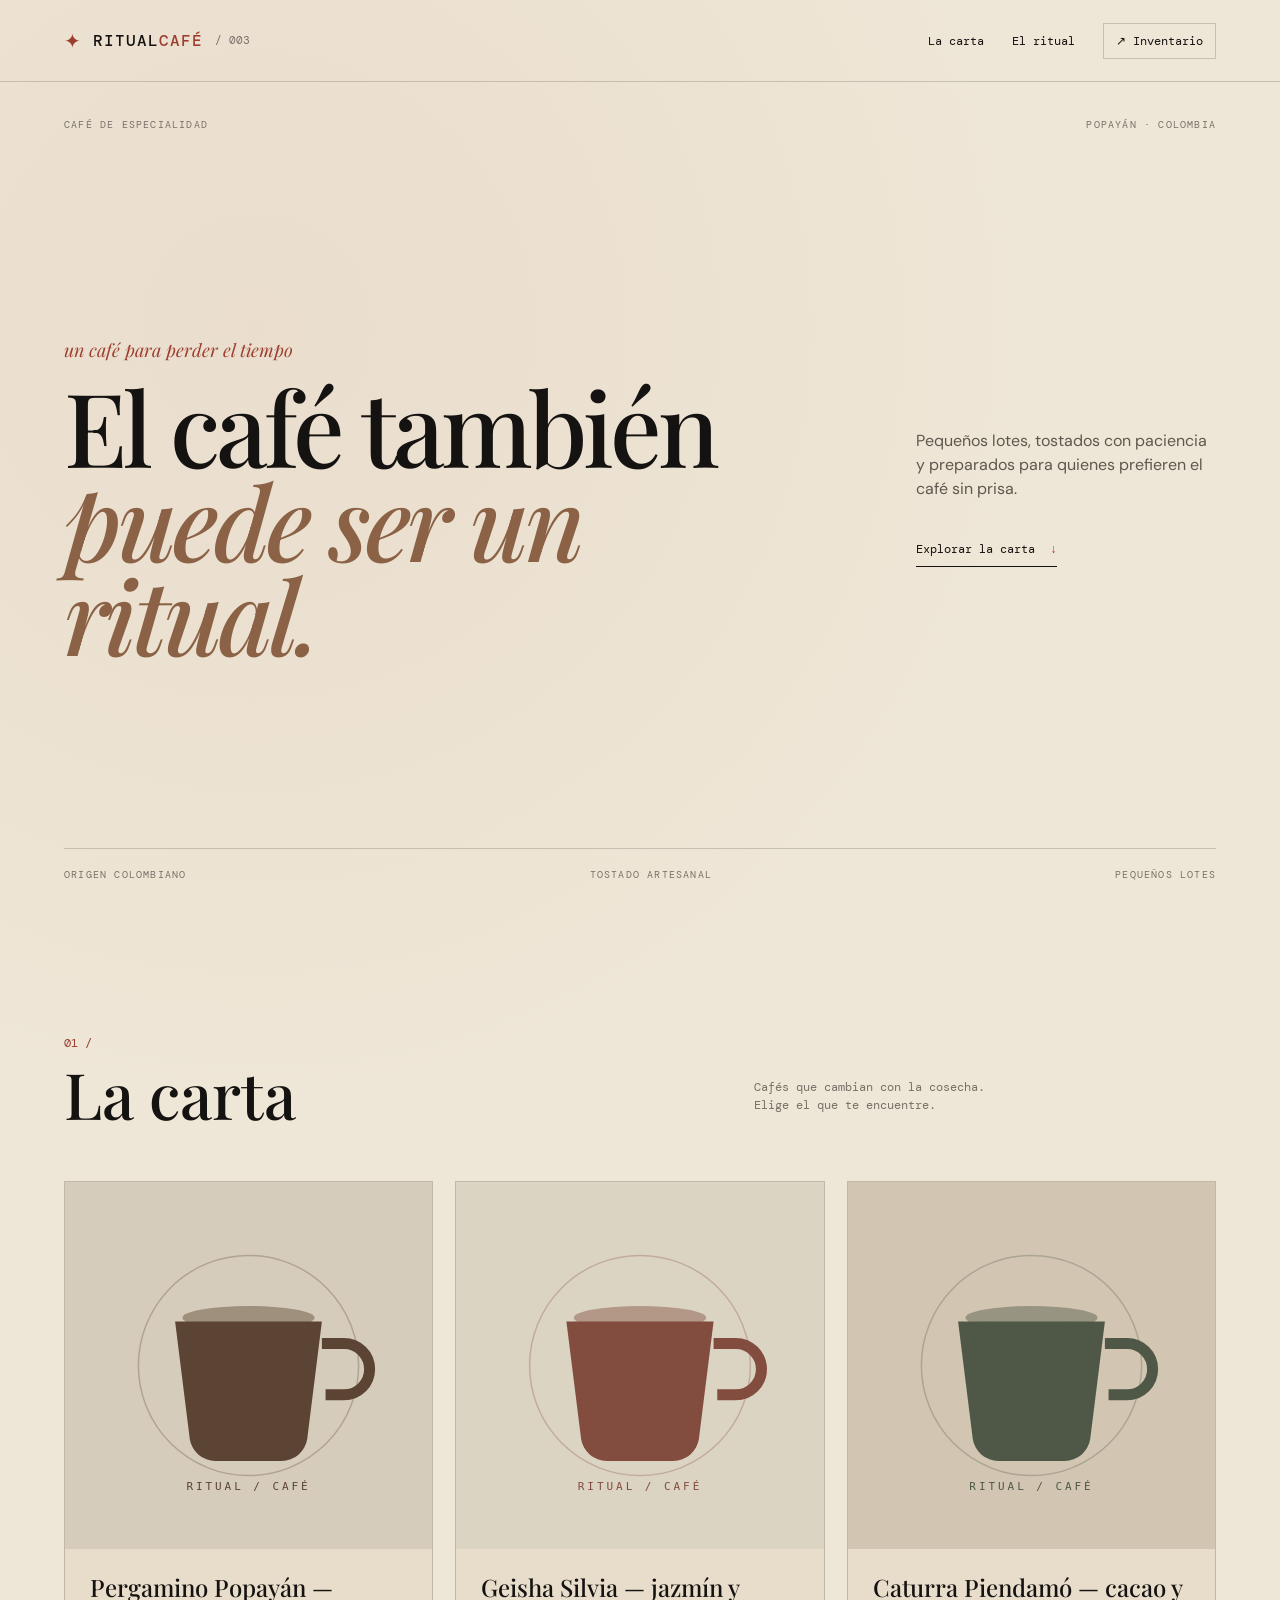
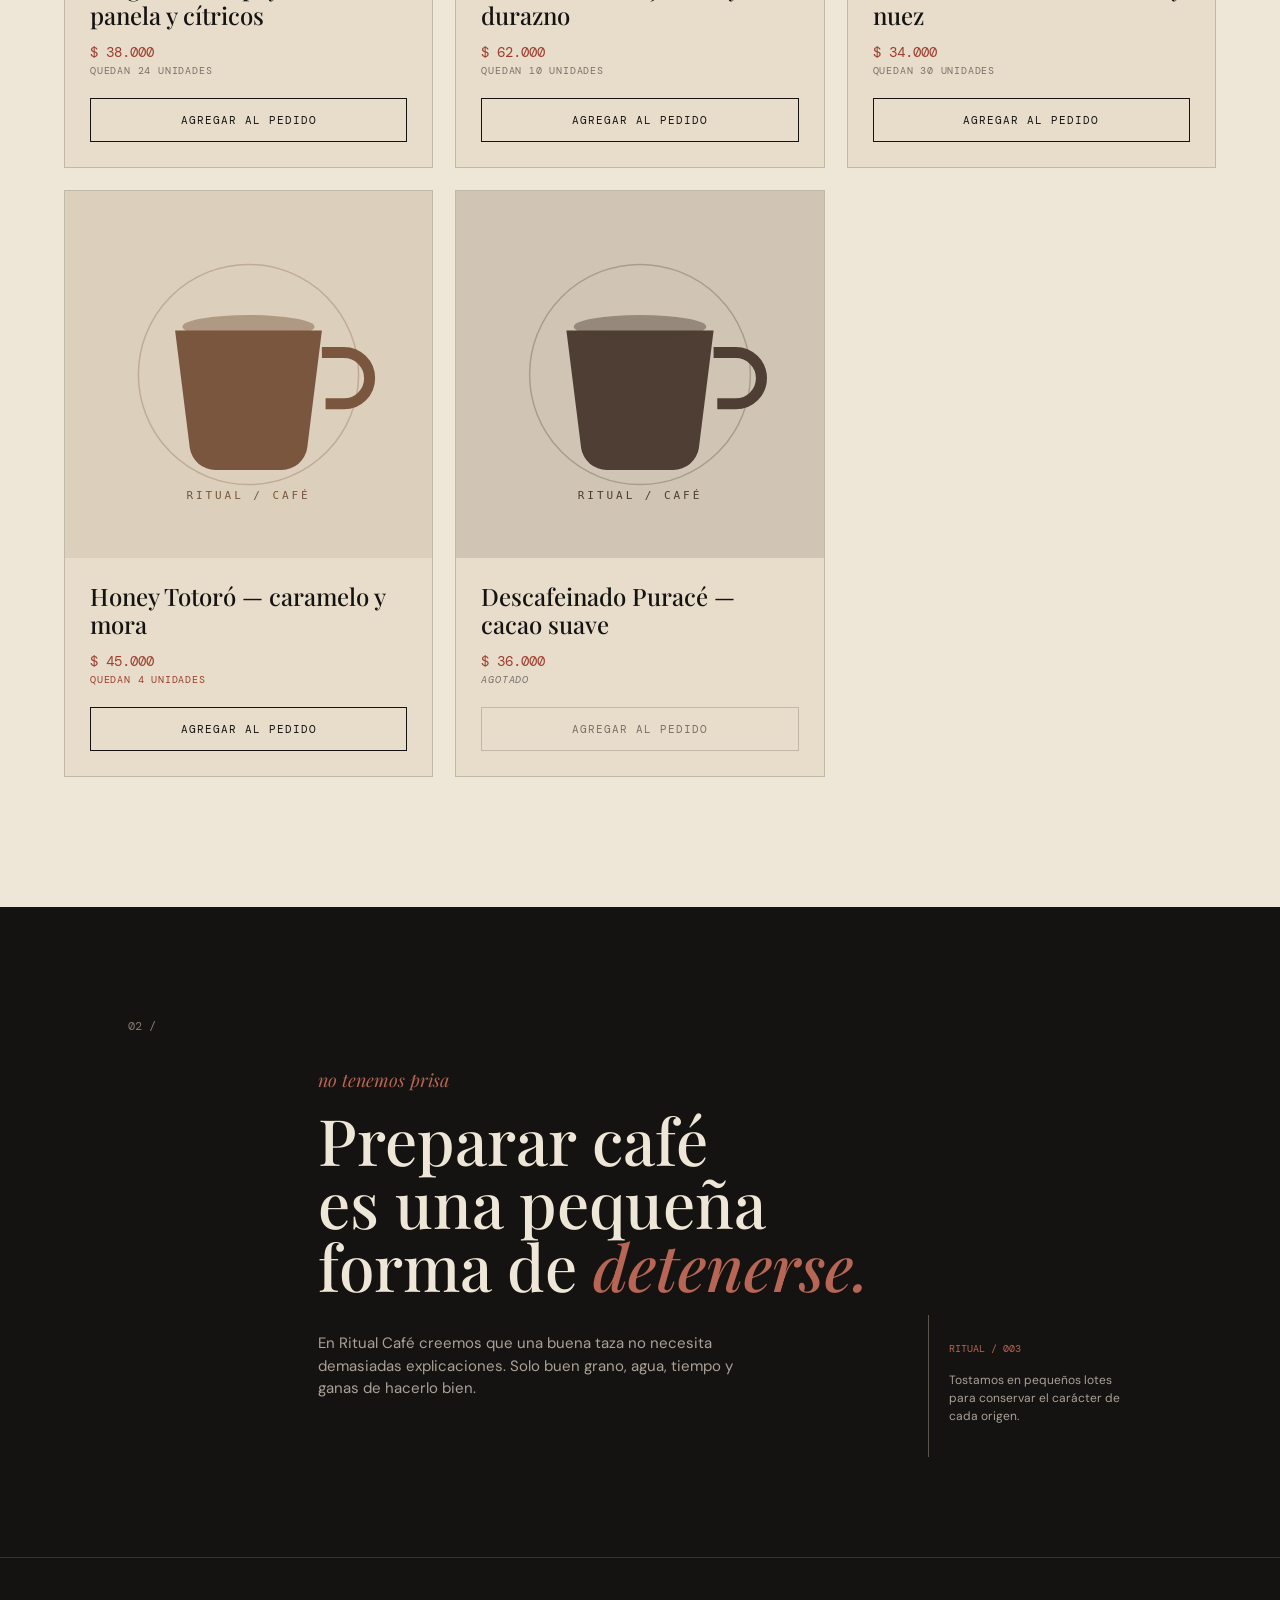
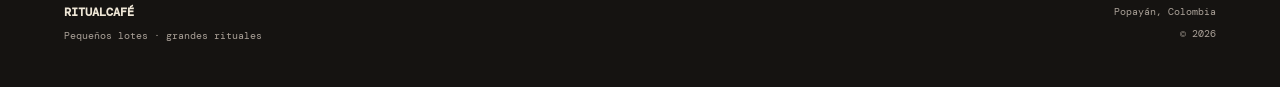
<file: index.html>
<!DOCTYPE html>
<html lang="es">
<head>
    <meta charset="UTF-8">
    <meta name="viewport" content="width=device-width, initial-scale=1.0">

    <title>Ritual Café — Café de especialidad</title>

    <meta
        name="description"
        content="Ritual Café. Café de especialidad, tostado en pequeños lotes."
    >

    <link rel="preconnect" href="https://fonts.googleapis.com">
    <link rel="preconnect" href="https://fonts.gstatic.com" crossorigin>

    <link
        href="https://fonts.googleapis.com/css2?family=DM+Mono:wght@400;500&family=DM+Sans:wght@400;500;600&family=Playfair+Display:ital,wght@0,500;0,600;1,500;1,600&display=swap"
        rel="stylesheet"
    >

    <link rel="stylesheet" href="css/styles.css">
</head>

<body>

    <a href="#contenido-principal" class="enlace-saltar">
        Saltar al contenido
    </a>

    <header class="cabecera">

        <div class="marca">
            <span class="marca-simbolo">✦</span>

            <a href="index.html" class="marca-nombre">
                RITUAL<span>CAFÉ</span>
            </a>

            <span class="marca-numero">/ 003</span>
        </div>

        <nav class="navegacion" aria-label="Navegación principal">
            <a href="#catalogo">La carta</a>
            <a href="#ritual">El ritual</a>
            <a href="admin.html" class="enlace-admin">
                <span>↗</span> Inventario
            </a>
        </nav>

    </header>


    <main id="contenido-principal">

        <!-- HERO -->

        <section class="hero">

            <div class="hero-indice">
                <span>CAFÉ DE ESPECIALIDAD</span>
                <span>POPAYÁN · COLOMBIA</span>
            </div>

            <div class="hero-contenido">

                <div class="hero-titulo">
                    <p class="texto-manuscrito">un café para perder el tiempo</p>

                    <h1>
                        El café también
                        <em>puede ser un ritual.</em>
                    </h1>
                </div>

                <div class="hero-descripcion">
                    <p>
                        Pequeños lotes, tostados con paciencia y preparados
                        para quienes prefieren el café sin prisa.
                    </p>

                    <a href="#catalogo" class="boton-flecha">
                        Explorar la carta
                        <span>↓</span>
                    </a>
                </div>

            </div>

            <div class="hero-final">
                <span>ORIGEN COLOMBIANO</span>
                <span>TOSTADO ARTESANAL</span>
                <span>PEQUEÑOS LOTES</span>
            </div>

        </section>


        <!-- CATÁLOGO -->

        <section
            id="catalogo"
            class="seccion-catalogo"
            aria-labelledby="titulo-catalogo"
        >

            <div class="encabezado-seccion">

                <div>
                    <span class="numero-seccion">01 /</span>

                    <h2 id="titulo-catalogo">
                        La carta
                    </h2>
                </div>

                <p>
                    Cafés que cambian con la cosecha.<br>
                    Elige el que te encuentre.
                </p>

            </div>

            <div
                id="lista-catalogo"
                class="catalogo-grid"
            >
                <!-- JavaScript inserta aquí los productos -->
            </div>

        </section>


        <!-- RITUAL -->

        <section
            id="ritual"
            class="seccion-ritual"
            aria-labelledby="titulo-ritual"
        >

            <div class="ritual-numero">
                02 /
            </div>

            <div class="ritual-texto">

                <p class="texto-manuscrito">
                    no tenemos prisa
                </p>

                <h2 id="titulo-ritual">
                    Preparar café<br>
                    es una pequeña<br>
                    forma de <em>detenerse.</em>
                </h2>

                <p>
                    En Ritual Café creemos que una buena taza no necesita
                    demasiadas explicaciones. Solo buen grano, agua,
                    tiempo y ganas de hacerlo bien.
                </p>

            </div>

            <div class="ritual-nota">
                <span>RITUAL / 003</span>

                <p>
                    Tostamos en pequeños lotes para conservar el carácter
                    de cada origen.
                </p>
            </div>

        </section>

    </main>


    <footer class="pie">

        <div>
            <strong>RITUALCAFÉ</strong>
            <span>Pequeños lotes · grandes rituales</span>
        </div>

        <div>
            <span>Popayán, Colombia</span>
            <span>© 2026</span>
        </div>

    </footer>


    <script src="js/script.js"></script>

</body>
</html>
</file>
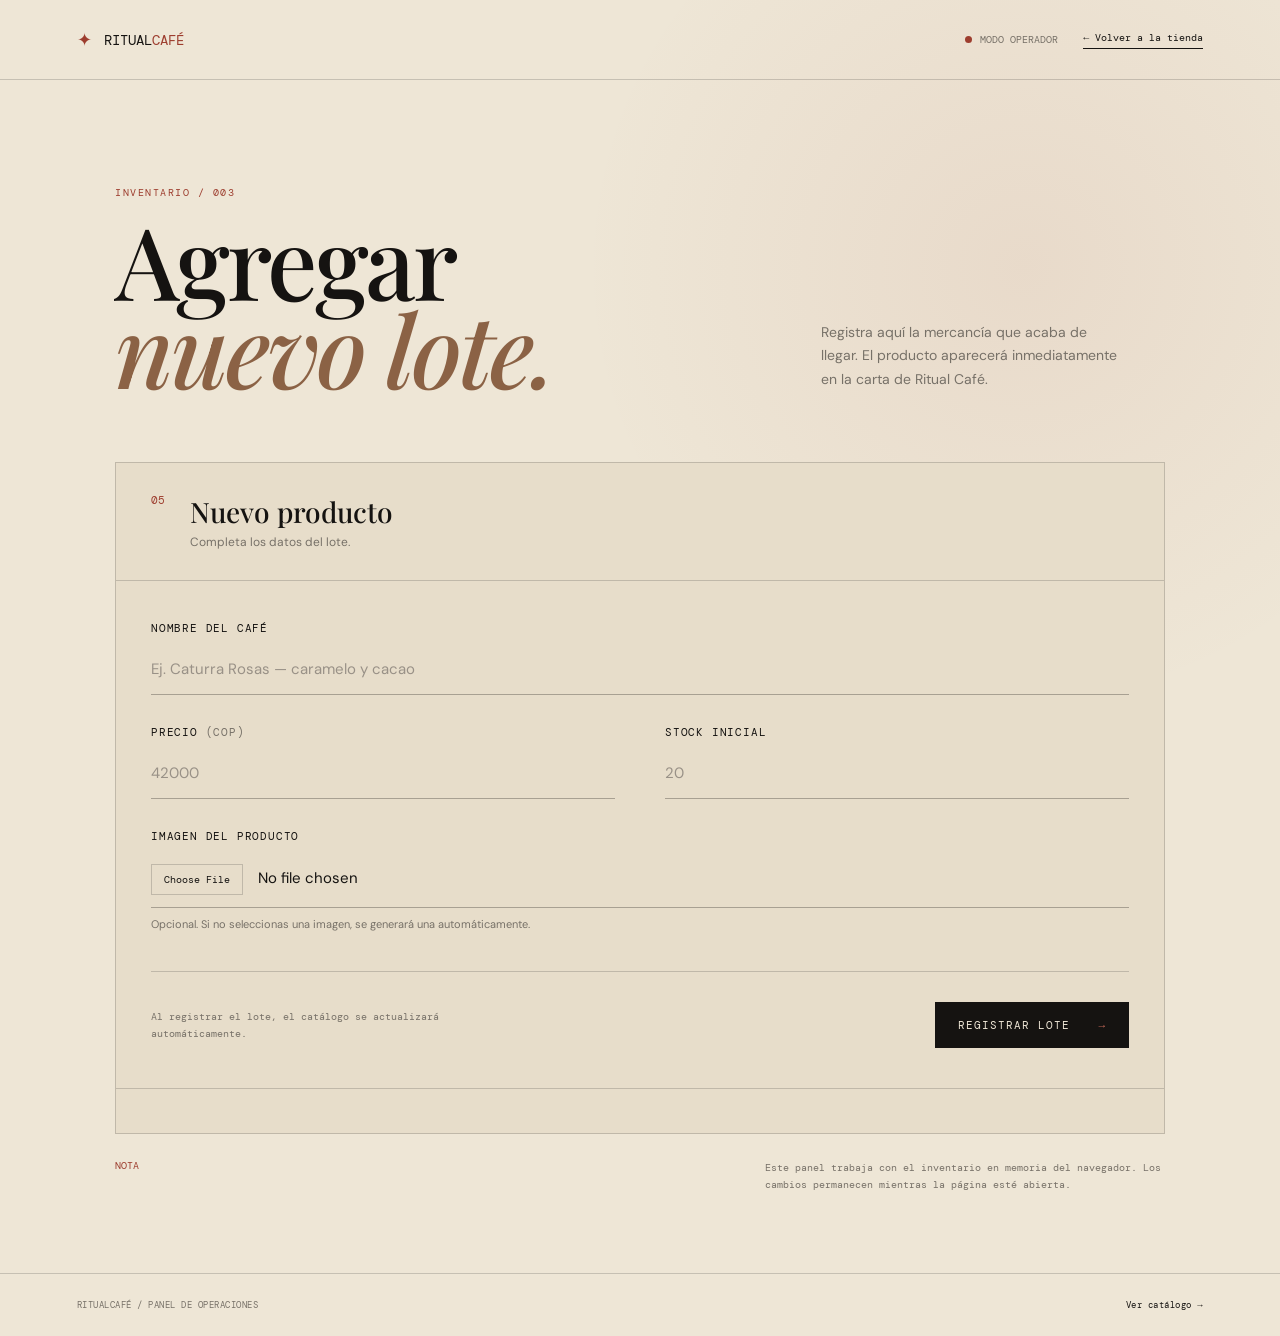
<file: admin.html>
<!DOCTYPE html>
<html lang="es">
<head>
    <meta charset="UTF-8">
    <meta name="viewport" content="width=device-width, initial-scale=1.0">

    <title>Ritual Café — Inventario</title>

    <link rel="preconnect" href="https://fonts.googleapis.com">
    <link rel="preconnect" href="https://fonts.gstatic.com" crossorigin>

    <link
        href="https://fonts.googleapis.com/css2?family=DM+Mono:wght@400;500&family=DM+Sans:wght@400;500;600&family=Playfair+Display:ital,wght@0,500;0,600;1,500&display=swap"
        rel="stylesheet"
    >

    <link rel="stylesheet" href="css/admin.css">
</head>

<body>

    <header class="admin-header">

        <div class="admin-marca">
            <span>✦</span>
            <a href="index.html">RITUAL<span>CAFÉ</span></a>
        </div>

        <nav aria-label="Navegación administrativa">
            <span class="estado">
                <i></i>
                MODO OPERADOR
            </span>

            <a href="index.html">
                ← Volver a la tienda
            </a>
        </nav>

    </header>


    <main class="admin-main">

        <section class="admin-intro">

            <div>
                <span class="etiqueta">INVENTARIO / 003</span>

                <h1>
                    Agregar<br>
                    <em>nuevo lote.</em>
                </h1>
            </div>

            <p>
                Registra aquí la mercancía que acaba de llegar.
                El producto aparecerá inmediatamente en la carta
                de Ritual Café.
            </p>

        </section>


        <section class="panel-inventario">

            <div class="panel-titulo">
                <span>01</span>

                <div>
                    <h2>Nuevo producto</h2>
                    <p>Completa los datos del lote.</p>
                </div>
            </div>


            <form
                id="form-nuevo-producto"
                class="formulario-admin"
            >

                <div class="campo campo-nombre">

                    <label for="nombre-producto">
                        Nombre del café
                    </label>

                    <input
                        type="text"
                        id="nombre-producto"
                        name="nombre"
                        placeholder="Ej. Caturra Rosas — caramelo y cacao"
                        required
                    >

                </div>


                <div class="fila-campos">

                    <div class="campo">

                        <label for="precio-producto">
                            Precio
                            <span>(COP)</span>
                        </label>

                        <input
                            type="number"
                            id="precio-producto"
                            name="precio"
                            min="0"
                            step="500"
                            placeholder="42000"
                            required
                        >

                    </div>


                    <div class="campo">

                        <label for="stock-producto">
                            Stock inicial
                        </label>

                        <input
                            type="number"
                            id="stock-producto"
                            name="stock"
                            min="0"
                            step="1"
                            placeholder="20"
                            required
                        >

                    </div>

                </div>


                <div class="campo">

                    <label for="imagen-producto">
                        Imagen del producto
                    </label>

                    <input
                        type="file"
                        id="imagen-producto"
                        name="imagen"
                        accept="image/*"
                    >

                    <small>
                        Opcional. Si no seleccionas una imagen,
                        se generará una automáticamente.
                    </small>

                </div>


                <div class="formulario-final">

                    <p>
                        Al registrar el lote, el catálogo
                        se actualizará automáticamente.
                    </p>

                    <button
                        type="submit"
                        class="boton-registrar"
                    >
                        Registrar lote
                        <span>→</span>
                    </button>

                </div>

            </form>


            <p
                id="mensaje-admin"
                class="mensaje-admin"
                role="status"
                aria-live="polite"
            ></p>

        </section>


        <section class="nota-admin">

            <span>NOTA</span>

            <p>
                Este panel trabaja con el inventario en memoria
                del navegador. Los cambios permanecen mientras
                la página esté abierta.
            </p>

        </section>

    </main>


    <footer class="admin-footer">
        <span>RITUALCAFÉ / PANEL DE OPERACIONES</span>

        <a href="index.html">
            Ver catálogo →
        </a>
    </footer>


    <script src="js/admin.js"></script>

</body>
</html>
</file>
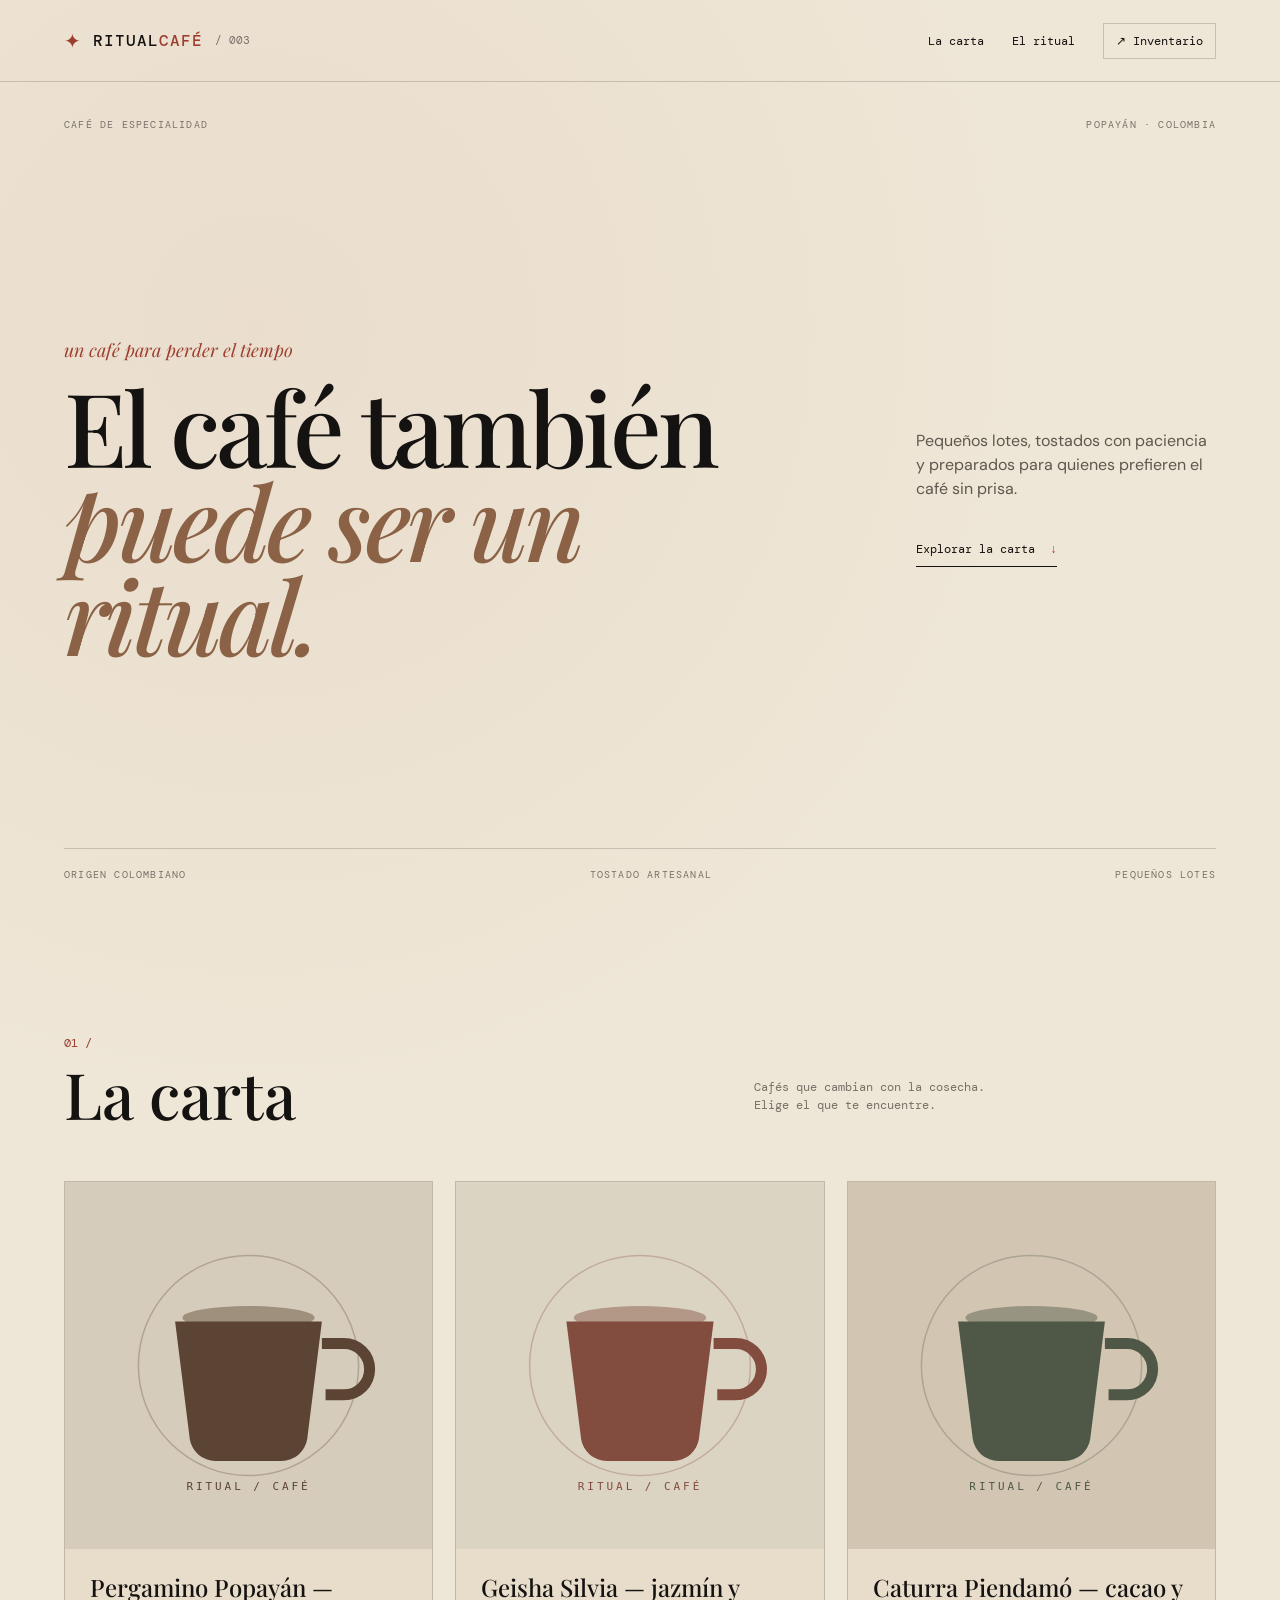
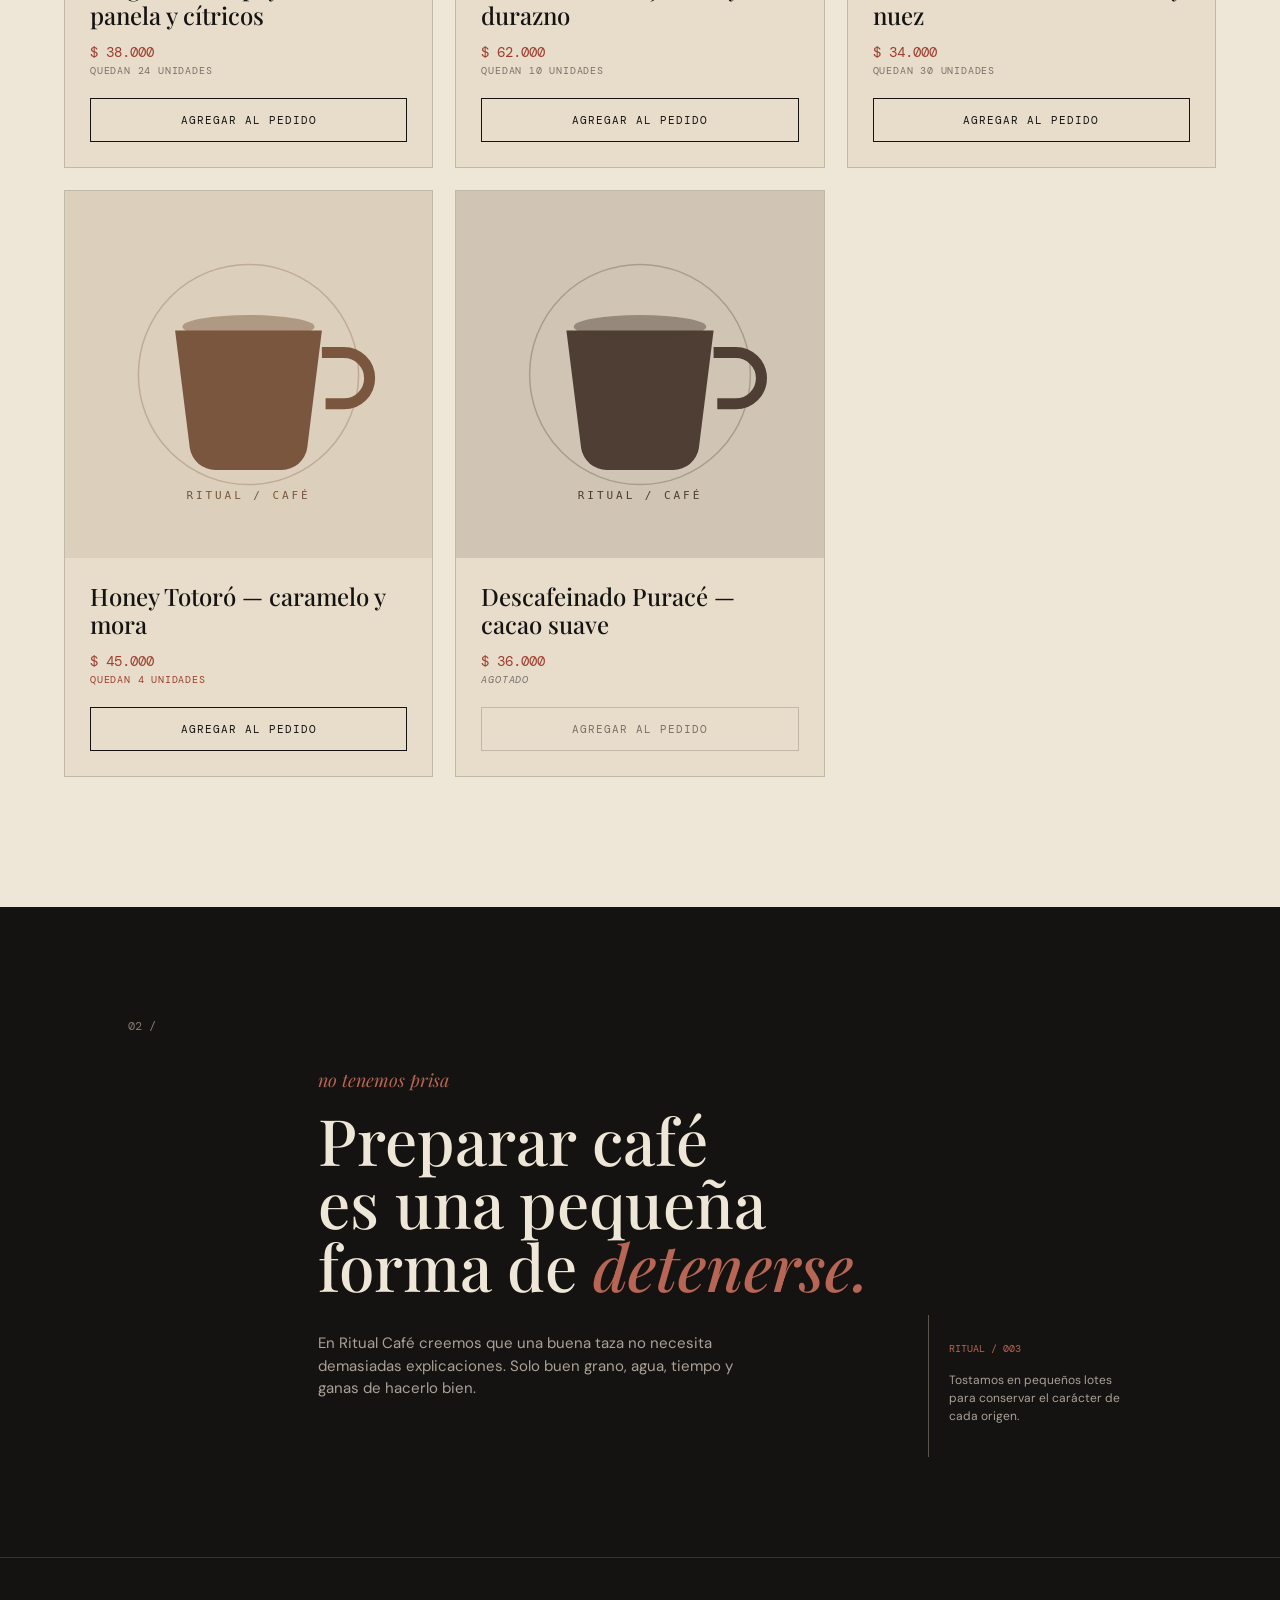
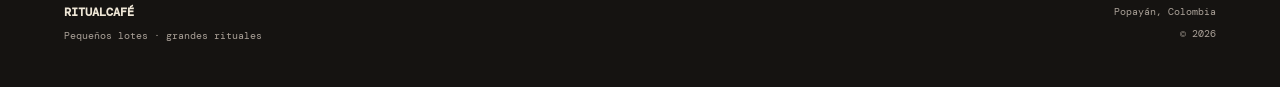
<file: tienda.html>
<!DOCTYPE html>
<html lang="es">
<head>
    <meta charset="UTF-8">
    <meta name="viewport" content="width=device-width, initial-scale=1.0">

    <title>Ritual Café — Café de especialidad</title>

    <meta
        name="description"
        content="Ritual Café. Café de especialidad, tostado en pequeños lotes."
    >

    <link rel="preconnect" href="https://fonts.googleapis.com">
    <link rel="preconnect" href="https://fonts.gstatic.com" crossorigin>

    <link
        href="https://fonts.googleapis.com/css2?family=DM+Mono:wght@400;500&family=DM+Sans:wght@400;500;600&family=Playfair+Display:ital,wght@0,500;0,600;1,500;1,600&display=swap"
        rel="stylesheet"
    >

    <link rel="stylesheet" href="css/styles.css">
</head>

<body>

    <a href="#contenido-principal" class="enlace-saltar">
        Saltar al contenido
    </a>

    <header class="cabecera">

        <div class="marca">
            <span class="marca-simbolo">✦</span>

            <a href="tienda.html" class="marca-nombre">
                RITUAL<span>CAFÉ</span>
            </a>

            <span class="marca-numero">/ 003</span>
        </div>

        <nav class="navegacion" aria-label="Navegación principal">
            <a href="#catalogo">La carta</a>
            <a href="#ritual">El ritual</a>
            <a href="admin.html" class="enlace-admin">
                <span>↗</span> Inventario
            </a>
        </nav>

    </header>


    <main id="contenido-principal">

        <!-- HERO -->

        <section class="hero">

            <div class="hero-indice">
                <span>CAFÉ DE ESPECIALIDAD</span>
                <span>POPAYÁN · COLOMBIA</span>
            </div>

            <div class="hero-contenido">

                <div class="hero-titulo">
                    <p class="texto-manuscrito">un café para perder el tiempo</p>

                    <h1>
                        El café también
                        <em>puede ser un ritual.</em>
                    </h1>
                </div>

                <div class="hero-descripcion">
                    <p>
                        Pequeños lotes, tostados con paciencia y preparados
                        para quienes prefieren el café sin prisa.
                    </p>

                    <a href="#catalogo" class="boton-flecha">
                        Explorar la carta
                        <span>↓</span>
                    </a>
                </div>

            </div>

            <div class="hero-final">
                <span>ORIGEN COLOMBIANO</span>
                <span>TOSTADO ARTESANAL</span>
                <span>PEQUEÑOS LOTES</span>
            </div>

        </section>


        <!-- CATÁLOGO -->

        <section
            id="catalogo"
            class="seccion-catalogo"
            aria-labelledby="titulo-catalogo"
        >

            <div class="encabezado-seccion">

                <div>
                    <span class="numero-seccion">01 /</span>

                    <h2 id="titulo-catalogo">
                        La carta
                    </h2>
                </div>

                <p>
                    Cafés que cambian con la cosecha.<br>
                    Elige el que te encuentre.
                </p>

            </div>

            <div
                id="lista-catalogo"
                class="catalogo-grid"
            >
                <!-- JavaScript inserta aquí los productos -->
            </div>

        </section>


        <!-- RITUAL -->

        <section
            id="ritual"
            class="seccion-ritual"
            aria-labelledby="titulo-ritual"
        >

            <div class="ritual-numero">
                02 /
            </div>

            <div class="ritual-texto">

                <p class="texto-manuscrito">
                    no tenemos prisa
                </p>

                <h2 id="titulo-ritual">
                    Preparar café<br>
                    es una pequeña<br>
                    forma de <em>detenerse.</em>
                </h2>

                <p>
                    En Ritual Café creemos que una buena taza no necesita
                    demasiadas explicaciones. Solo buen grano, agua,
                    tiempo y ganas de hacerlo bien.
                </p>

            </div>

            <div class="ritual-nota">
                <span>RITUAL / 003</span>

                <p>
                    Tostamos en pequeños lotes para conservar el carácter
                    de cada origen.
                </p>
            </div>

        </section>

    </main>


    <footer class="pie">

        <div>
            <strong>RITUALCAFÉ</strong>
            <span>Pequeños lotes · grandes rituales</span>
        </div>

        <div>
            <span>Popayán, Colombia</span>
            <span>© 2026</span>
        </div>

    </footer>


    <script src="js/script.js"></script>

</body>
</html>
</file>
<file: css/styles.css>
:root {
    --negro: #151311;
    --negro-suave: #211e1b;
    --cafe: #60432e;
    --cafe-claro: #8b6245;
    --crema: #eee6d6;
    --papel: #e7ddca;
    --rojo: #9d3d2e;
    --verde: #4e5944;
    --gris: #777168;

    --fuente-titulo: "Playfair Display", Georgia, serif;
    --fuente-cuerpo: "DM Sans", sans-serif;
    --fuente-mono: "DM Mono", monospace;

    --borde: rgba(21, 19, 17, 0.18);
}


/* ---------- GENERAL ---------- */

* {
    box-sizing: border-box;
}

html {
    scroll-behavior: smooth;
}

body {
    margin: 0;

    background:
        radial-gradient(
            circle at 20% 10%,
            rgba(157, 61, 46, 0.05),
            transparent 25%
        ),
        var(--crema);

    color: var(--negro);

    font-family: var(--fuente-cuerpo);

    line-height: 1.5;
}

a {
    color: inherit;
}

button,
input {
    font: inherit;
}

.enlace-saltar {
    position: absolute;
    left: -9999px;
}

.enlace-saltar:focus {
    left: 20px;
    top: 20px;
    z-index: 100;
    background: var(--crema);
    padding: 10px 15px;
}


/* ---------- CABECERA ---------- */

.cabecera {
    min-height: 82px;

    display: flex;
    align-items: center;
    justify-content: space-between;

    padding: 0 5vw;

    border-bottom: 1px solid var(--borde);
}

.marca {
    display: flex;
    align-items: center;
    gap: 12px;
}

.marca-simbolo {
    color: var(--rojo);
    font-size: 20px;
}

.marca-nombre {
    font-family: var(--fuente-mono);

    font-size: 16px;
    font-weight: 500;

    text-decoration: none;
    letter-spacing: 1px;
}

.marca-nombre span {
    color: var(--rojo);
}

.marca-numero {
    color: var(--gris);

    font-family: var(--fuente-mono);
    font-size: 11px;
}

.navegacion {
    display: flex;
    align-items: center;
    gap: 28px;

    font-family: var(--fuente-mono);
    font-size: 12px;
}

.navegacion a {
    text-decoration: none;
}

.navegacion a:hover {
    color: var(--rojo);
}

.enlace-admin {
    padding: 8px 12px;

    border: 1px solid var(--borde);

    transition: 0.2s ease;
}

.enlace-admin:hover {
    background: var(--negro);
    color: var(--crema) !important;
}


/* ---------- HERO ---------- */

.hero {
    padding: 35px 5vw 0;

    min-height: calc(100vh - 82px);

    display: flex;
    flex-direction: column;
}

.hero-indice,
.hero-final {
    display: flex;
    justify-content: space-between;

    color: var(--gris);

    font-family: var(--fuente-mono);
    font-size: 10px;
    letter-spacing: 1.2px;
}

.hero-contenido {
    flex: 1;

    display: grid;
    grid-template-columns: 1.5fr 0.6fr;

    align-items: center;

    gap: 8vw;
}

.texto-manuscrito {
    margin-bottom: 15px;

    color: var(--rojo);

    font-family: var(--fuente-titulo);
    font-style: italic;

    font-size: 18px;
}

.hero h1 {
    max-width: 850px;

    margin: 0;

    font-family: var(--fuente-titulo);
    font-size: clamp(55px, 8vw, 125px);
    font-weight: 500;

    line-height: 0.92;

    letter-spacing: -4px;
}

.hero h1 em {
    display: block;

    color: var(--cafe-claro);

    font-weight: 500;
}

.hero-descripcion {
    max-width: 300px;
}

.hero-descripcion p {
    color: #5f584f;

    font-size: 16px;

    margin-bottom: 35px;
}

.boton-flecha {
    display: inline-flex;
    align-items: center;
    gap: 15px;

    padding-bottom: 8px;

    border-bottom: 1px solid var(--negro);

    font-family: var(--fuente-mono);
    font-size: 12px;

    text-decoration: none;
}

.boton-flecha span {
    color: var(--rojo);
}

.hero-final {
    padding: 18px 0;

    border-top: 1px solid var(--borde);
}


/* ---------- SECCIONES ---------- */

.seccion-catalogo {
    padding: 130px 5vw;
}

.encabezado-seccion {
    display: grid;
    grid-template-columns: 1fr 0.7fr;

    align-items: end;

    gap: 30px;

    margin-bottom: 55px;
}

.numero-seccion {
    color: var(--rojo);

    font-family: var(--fuente-mono);
    font-size: 12px;
}

.encabezado-seccion h2 {
    margin: 8px 0 0;

    font-family: var(--fuente-titulo);
    font-size: clamp(45px, 5vw, 72px);
    font-weight: 500;

    line-height: 1;
}

.encabezado-seccion > p {
    color: var(--gris);

    font-family: var(--fuente-mono);
    font-size: 12px;
}


/* ---------- CATÁLOGO ---------- */

.catalogo-grid {
    display: grid;

    grid-template-columns: repeat(3, 1fr);

    gap: 22px;
}

.tarjeta-producto {
    position: relative;

    background: var(--papel);

    border: 1px solid var(--borde);

    display: flex;
    flex-direction: column;

    min-height: 480px;

    transition:
        transform 0.25s ease,
        box-shadow 0.25s ease;
}

.tarjeta-producto:hover {
    transform: translateY(-5px);

    box-shadow:
        8px 8px 0 rgba(21, 19, 17, 0.08);
}

.tarjeta-imagen {
    width: 100%;
    aspect-ratio: 1 / 1;

    object-fit: cover;

    display: block;

    filter: saturate(0.8);
}

.tarjeta-cuerpo {
    flex: 1;

    display: flex;
    flex-direction: column;

    padding: 25px;
}

.tarjeta-cuerpo h3 {
    margin: 0 0 12px;

    font-family: var(--fuente-titulo);
    font-size: 24px;
    font-weight: 500;

    line-height: 1.15;
}

.tarjeta-precio {
    margin: 0;

    color: var(--rojo);

    font-family: var(--fuente-mono);
    font-size: 14px;
}

.tarjeta-stock {
    margin: auto 0 20px;

    color: var(--gris);

    font-family: var(--fuente-mono);
    font-size: 10px;
    text-transform: uppercase;
    letter-spacing: 0.8px;
}

.tarjeta-stock.stock-bajo {
    color: var(--rojo);
}

.tarjeta-stock.agotado {
    color: var(--gris);

    font-style: italic;
}

.boton-comprar {
    width: 100%;

    padding: 13px 15px;

    border: 1px solid var(--negro);
    background: transparent;

    color: var(--negro);

    cursor: pointer;

    font-family: var(--fuente-mono);
    font-size: 11px;

    text-transform: uppercase;
    letter-spacing: 1px;

    transition: 0.2s ease;
}

.boton-comprar:hover:not(:disabled) {
    background: var(--negro);
    color: var(--crema);
}

.boton-comprar:disabled {
    border-color: var(--borde);

    color: var(--gris);

    cursor: not-allowed;
}


/* ---------- TARJETA NUEVA ---------- */

@keyframes entradaProducto {
    from {
        opacity: 0;
        transform: translateY(20px);
    }

    to {
        opacity: 1;
        transform: translateY(0);
    }
}

.tarjeta-nueva {
    animation: entradaProducto 0.7s ease-out;
}


/* ---------- RITUAL ---------- */

.seccion-ritual {
    position: relative;

    min-height: 650px;

    padding: 100px 10vw;

    background: var(--negro);
    color: var(--crema);

    display: grid;
    grid-template-columns: 0.25fr 1fr 0.4fr;

    gap: 50px;

    align-items: center;
}

.ritual-numero {
    align-self: start;

    padding-top: 10px;

    color: #827a70;

    font-family: var(--fuente-mono);
    font-size: 12px;
}

.ritual-texto {
    max-width: 700px;
}

.ritual-texto .texto-manuscrito {
    color: #b76554;
}

.ritual-texto h2 {
    margin: 0 0 35px;

    font-family: var(--fuente-titulo);
    font-size: clamp(45px, 5vw, 75px);
    font-weight: 500;

    line-height: 0.98;
}

.ritual-texto h2 em {
    color: #b76554;
}

.ritual-texto > p:last-child {
    max-width: 450px;

    color: #aaa198;

    font-size: 15px;
}

.ritual-nota {
    align-self: end;

    padding: 20px;

    border-left: 1px solid #59544e;
}

.ritual-nota span {
    color: #b76554;

    font-family: var(--fuente-mono);
    font-size: 10px;
}

.ritual-nota p {
    margin-top: 12px;

    color: #aaa198;

    font-size: 12px;
}


/* ---------- FOOTER ---------- */

.pie {
    min-height: 130px;

    padding: 35px 5vw;

    display: flex;
    justify-content: space-between;
    align-items: center;

    background: var(--negro);
    color: #aaa198;

    border-top: 1px solid #38332e;

    font-family: var(--fuente-mono);
    font-size: 10px;
}

.pie div {
    display: flex;
    flex-direction: column;
    gap: 7px;
}

.pie strong {
    color: var(--crema);

    font-size: 12px;
}

.pie div:last-child {
    text-align: right;
}


/* ---------- RESPONSIVE ---------- */

@media (max-width: 900px) {

    .cabecera {
        padding: 20px 5vw;

        align-items: flex-start;
    }

    .navegacion {
        gap: 12px;
        flex-direction: column;
        align-items: flex-end;
    }

    .hero-contenido {
        grid-template-columns: 1fr;

        padding: 100px 0;
    }

    .hero h1 {
        font-size: clamp(50px, 12vw, 90px);
    }

    .hero-descripcion {
        max-width: 450px;
    }

    .catalogo-grid {
        grid-template-columns: repeat(2, 1fr);
    }

    .seccion-ritual {
        grid-template-columns: 1fr;
    }

    .ritual-numero {
        display: none;
    }
}


@media (max-width: 600px) {

    .cabecera {
        flex-direction: column;
        gap: 20px;
    }

    .navegacion {
        width: 100%;

        flex-direction: row;
        justify-content: space-between;
    }

    .marca-numero {
        display: none;
    }

    .hero {
        min-height: auto;
    }

    .hero-indice span:last-child,
    .hero-final span:last-child {
        display: none;
    }

    .hero-contenido {
        padding: 80px 0;
    }

    .hero h1 {
        letter-spacing: -2px;
    }

    .encabezado-seccion {
        grid-template-columns: 1fr;
    }

    .catalogo-grid {
        grid-template-columns: 1fr;
    }

    .seccion-catalogo {
        padding: 90px 5vw;
    }

    .seccion-ritual {
        padding: 80px 8vw;
    }

    .pie {
        flex-direction: column;
        align-items: flex-start;
        gap: 30px;
    }

    .pie div:last-child {
        text-align: left;
    }
}
</file>
<file: css/admin.css>
:root {
    --negro: #151311;
    --negro-suave: #211e1b;

    --crema: #eee6d6;
    --papel: #e7ddca;

    --cafe: #60432e;
    --rojo: #9d3d2e;

    --gris: #777168;

    --borde: rgba(21, 19, 17, 0.18);

    --fuente-titulo: "Playfair Display", Georgia, serif;
    --fuente-cuerpo: "DM Sans", sans-serif;
    --fuente-mono: "DM Mono", monospace;
}


* {
    box-sizing: border-box;
}


html {
    scroll-behavior: smooth;
}


body {
    margin: 0;

    min-height: 100vh;

    background:
        radial-gradient(
            circle at 80% 20%,
            rgba(157, 61, 46, 0.07),
            transparent 30%
        ),
        var(--crema);

    color: var(--negro);

    font-family: var(--fuente-cuerpo);
}


a {
    color: inherit;
}


button,
input {
    font: inherit;
}


/* ---------- HEADER ---------- */

.admin-header {
    min-height: 80px;

    padding: 0 6vw;

    border-bottom: 1px solid var(--borde);

    display: flex;
    align-items: center;
    justify-content: space-between;
}


.admin-marca {
    display: flex;
    align-items: center;
    gap: 12px;

    font-family: var(--fuente-mono);
    font-size: 14px;
}


.admin-marca > span {
    color: var(--rojo);
    font-size: 18px;
}


.admin-marca a {
    text-decoration: none;
}


.admin-marca a span {
    color: var(--rojo);
}


.admin-header nav {
    display: flex;
    align-items: center;
    gap: 25px;

    font-family: var(--fuente-mono);
    font-size: 10px;
}


.estado {
    display: flex;
    align-items: center;
    gap: 8px;

    color: var(--gris);
}


.estado i {
    width: 7px;
    height: 7px;

    display: block;

    border-radius: 50%;

    background: var(--rojo);
}


.admin-header nav a {
    text-decoration: none;

    padding-bottom: 4px;

    border-bottom: 1px solid var(--negro);
}


/* ---------- MAIN ---------- */

.admin-main {
    width: min(1050px, 90%);

    margin: 0 auto;

    padding: 100px 0 80px;
}


/* ---------- INTRO ---------- */

.admin-intro {
    display: grid;

    grid-template-columns: 1fr 0.55fr;

    gap: 80px;

    align-items: end;

    margin-bottom: 70px;
}


.etiqueta {
    color: var(--rojo);

    font-family: var(--fuente-mono);
    font-size: 10px;
    letter-spacing: 1.5px;
}


.admin-intro h1 {
    margin: 15px 0 0;

    font-family: var(--fuente-titulo);

    font-size: clamp(55px, 8vw, 100px);

    font-weight: 500;

    line-height: 0.88;

    letter-spacing: -3px;
}


.admin-intro h1 em {
    color: var(--cafe-claro, #8b6245);
}


.admin-intro > p {
    max-width: 300px;

    margin: 0;

    color: var(--gris);

    font-size: 14px;

    line-height: 1.7;
}


/* ---------- PANEL ---------- */

.panel-inventario {
    background: var(--papel);

    border: 1px solid var(--borde);
}


.panel-titulo {
    display: flex;
    align-items: flex-start;
    gap: 25px;

    padding: 30px 35px;

    border-bottom: 1px solid var(--borde);
}


.panel-titulo > span {
    color: var(--rojo);

    font-family: var(--fuente-mono);
    font-size: 11px;
}


.panel-titulo h2 {
    margin: 0 0 4px;

    font-family: var(--fuente-titulo);

    font-size: 28px;

    font-weight: 500;
}


.panel-titulo p {
    margin: 0;

    color: var(--gris);

    font-size: 12px;
}


/* ---------- FORMULARIO ---------- */

.formulario-admin {
    padding: 40px 35px;

    display: flex;
    flex-direction: column;

    gap: 30px;
}


.campo {
    display: flex;
    flex-direction: column;

    gap: 9px;
}


.campo label {
    font-family: var(--fuente-mono);

    font-size: 11px;

    text-transform: uppercase;

    letter-spacing: 0.8px;
}


.campo label span {
    color: var(--gris);
}


.campo input {
    width: 100%;

    padding: 15px 0;

    border: none;
    border-bottom: 1px solid rgba(21, 19, 17, 0.3);

    background: transparent;

    color: var(--negro);

    outline: none;

    font-size: 15px;

    transition: border-color 0.2s ease;
}


.campo input:focus {
    border-bottom-color: var(--rojo);
}


.campo input::placeholder {
    color: #999187;
}


.fila-campos {
    display: grid;

    grid-template-columns: 1fr 1fr;

    gap: 50px;
}


.campo input[type="file"] {
    padding: 12px 0;

    cursor: pointer;
}


.campo input[type="file"]::file-selector-button {
    margin-right: 15px;

    padding: 8px 12px;

    border: 1px solid var(--borde);

    background: transparent;

    color: var(--negro);

    font-family: var(--fuente-mono);

    font-size: 10px;

    cursor: pointer;
}


.campo small {
    color: var(--gris);

    font-size: 11px;
}


/* ---------- FINAL FORMULARIO ---------- */

.formulario-final {
    margin-top: 10px;

    padding-top: 30px;

    border-top: 1px solid var(--borde);

    display: flex;
    align-items: center;
    justify-content: space-between;

    gap: 30px;
}


.formulario-final p {
    max-width: 350px;

    margin: 0;

    color: var(--gris);

    font-family: var(--fuente-mono);

    font-size: 10px;

    line-height: 1.7;
}


.boton-registrar {
    padding: 15px 22px;

    border: 1px solid var(--negro);

    background: var(--negro);

    color: var(--crema);

    cursor: pointer;

    font-family: var(--fuente-mono);

    font-size: 11px;

    text-transform: uppercase;

    letter-spacing: 1px;

    transition:
        background 0.2s ease,
        color 0.2s ease;
}


.boton-registrar span {
    margin-left: 20px;

    color: #c96b5a;
}


.boton-registrar:hover {
    background: transparent;

    color: var(--negro);
}


/* ---------- MENSAJE ---------- */

.mensaje-admin {
    min-height: 45px;

    margin: 0;

    padding: 15px 35px;

    border-top: 1px solid var(--borde);

    color: var(--rojo);

    font-family: var(--fuente-mono);

    font-size: 11px;
}


/* ---------- NOTA ---------- */

.nota-admin {
    margin-top: 25px;

    display: flex;

    justify-content: space-between;

    gap: 30px;

    color: var(--gris);

    font-family: var(--fuente-mono);

    font-size: 10px;
}


.nota-admin span {
    color: var(--rojo);
}


.nota-admin p {
    max-width: 400px;

    margin: 0;

    line-height: 1.7;
}


/* ---------- FOOTER ---------- */

.admin-footer {
    padding: 25px 6vw;

    border-top: 1px solid var(--borde);

    display: flex;

    justify-content: space-between;

    color: var(--gris);

    font-family: var(--fuente-mono);

    font-size: 9px;

    letter-spacing: 0.5px;
}


.admin-footer a {
    color: var(--negro);

    text-decoration: none;
}


/* ---------- RESPONSIVE ---------- */

@media (max-width: 750px) {

    .admin-header {
        padding: 20px 5vw;

        align-items: flex-start;
    }


    .admin-header nav {
        flex-direction: column;

        align-items: flex-end;

        gap: 10px;
    }


    .admin-main {
        width: 90%;

        padding-top: 70px;
    }


    .admin-intro {
        grid-template-columns: 1fr;

        gap: 35px;
    }


    .fila-campos {
        grid-template-columns: 1fr;

        gap: 30px;
    }


    .formulario-final {
        align-items: flex-start;

        flex-direction: column;
    }


    .boton-registrar {
        width: 100%;
    }


    .nota-admin {
        flex-direction: column;
    }


    .admin-footer {
        flex-direction: column;

        gap: 15px;
    }
}
</file>
